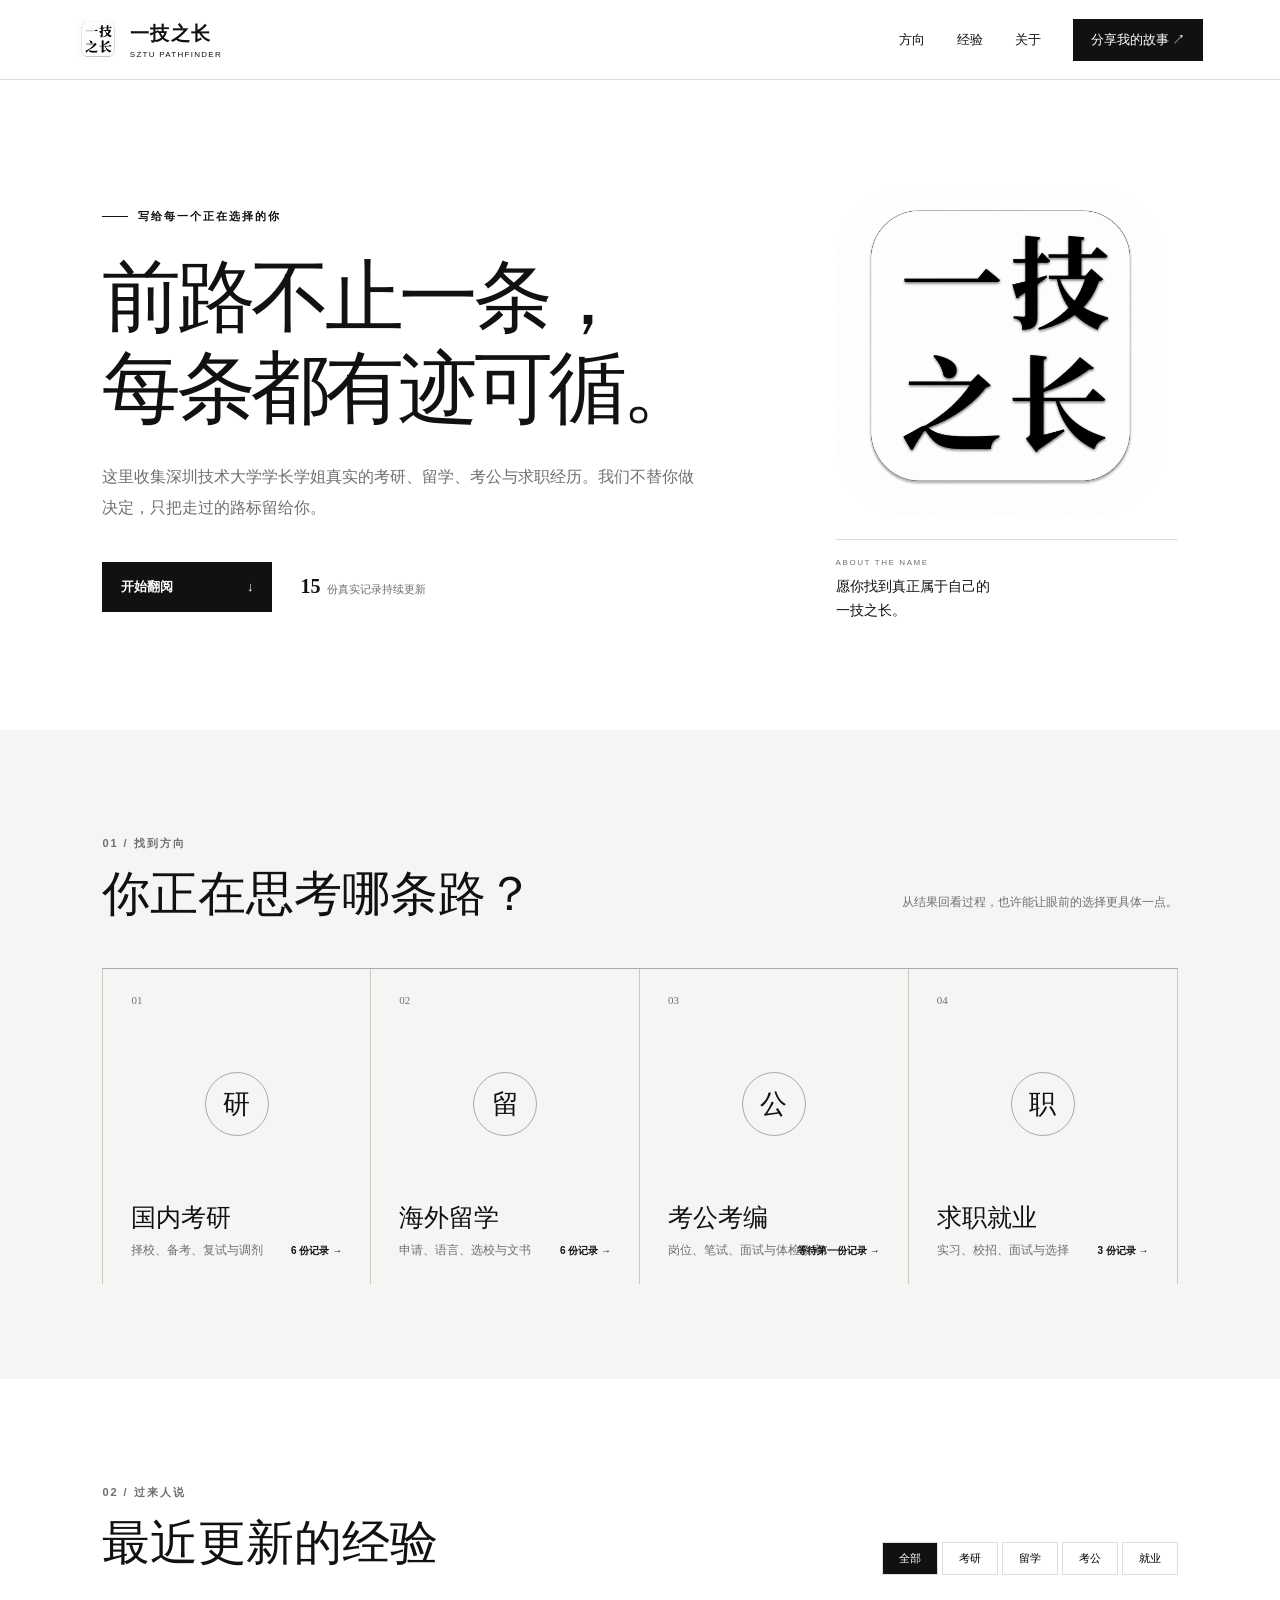
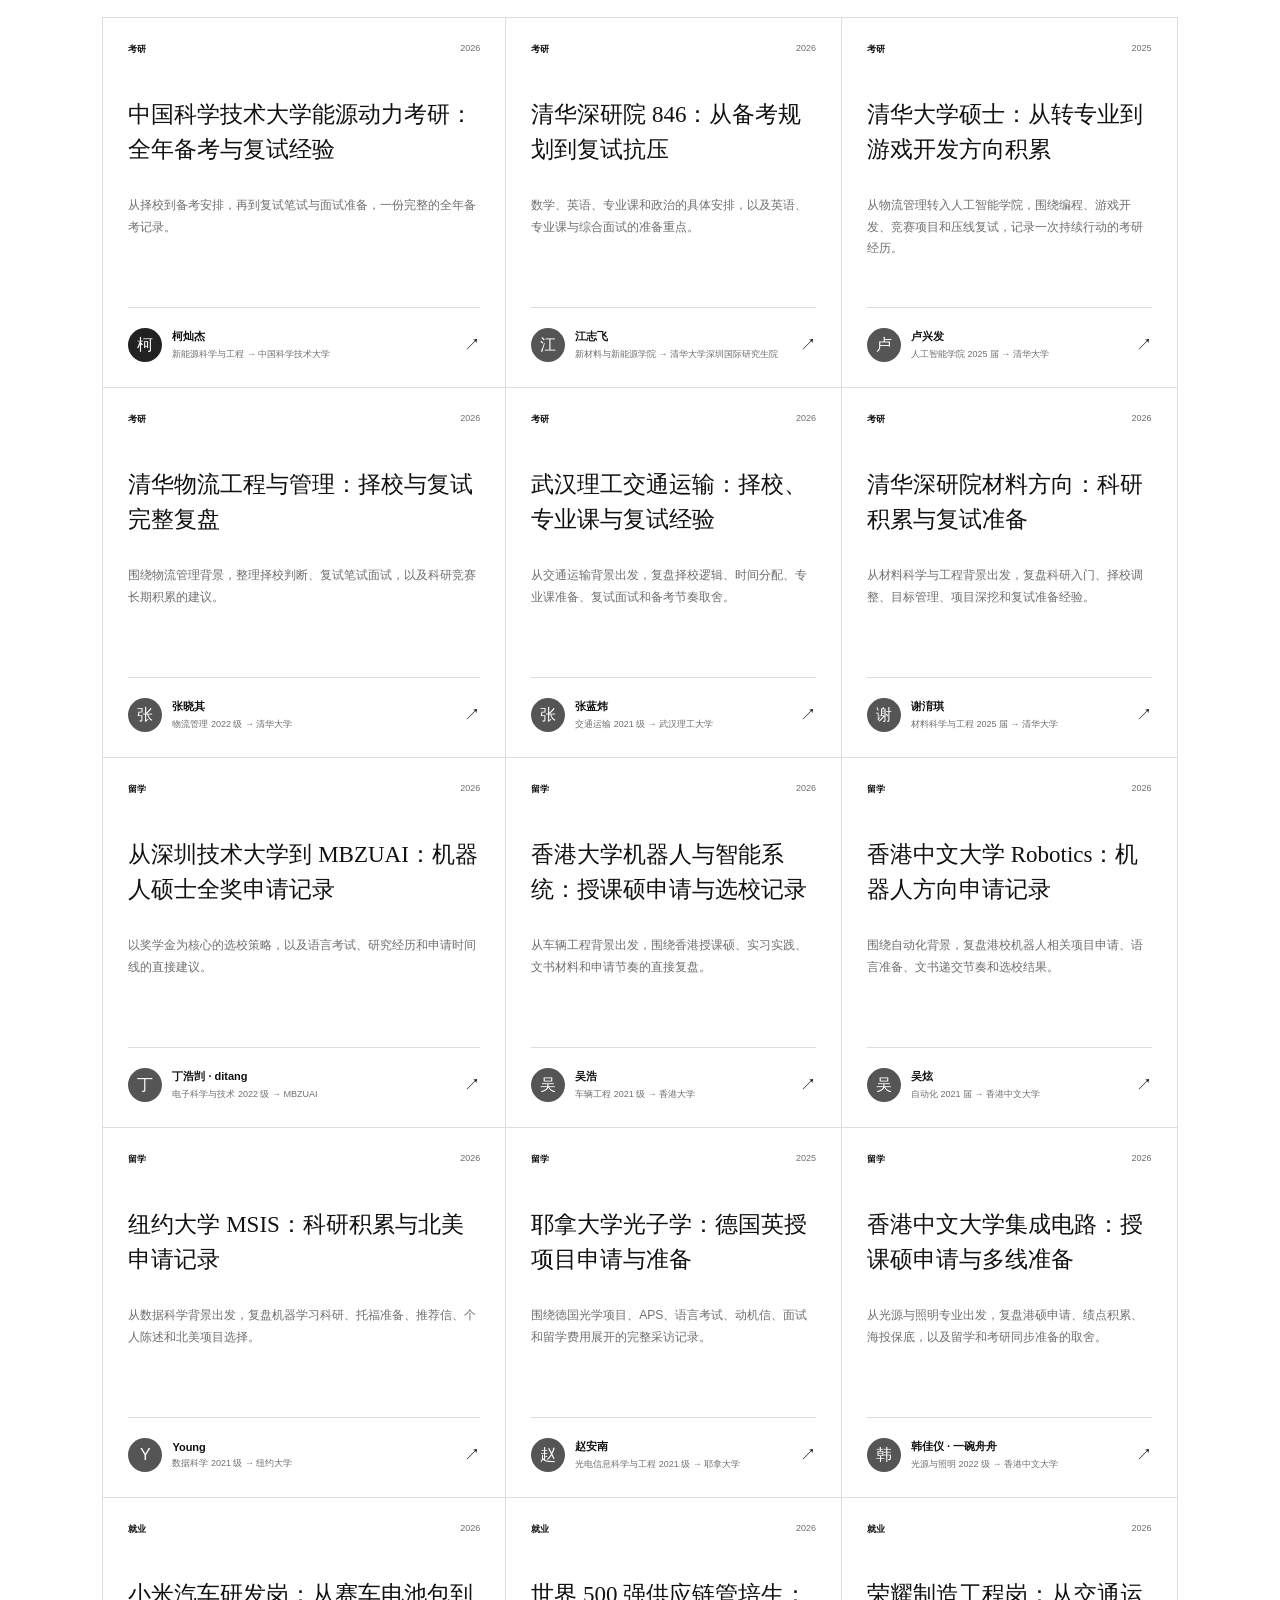
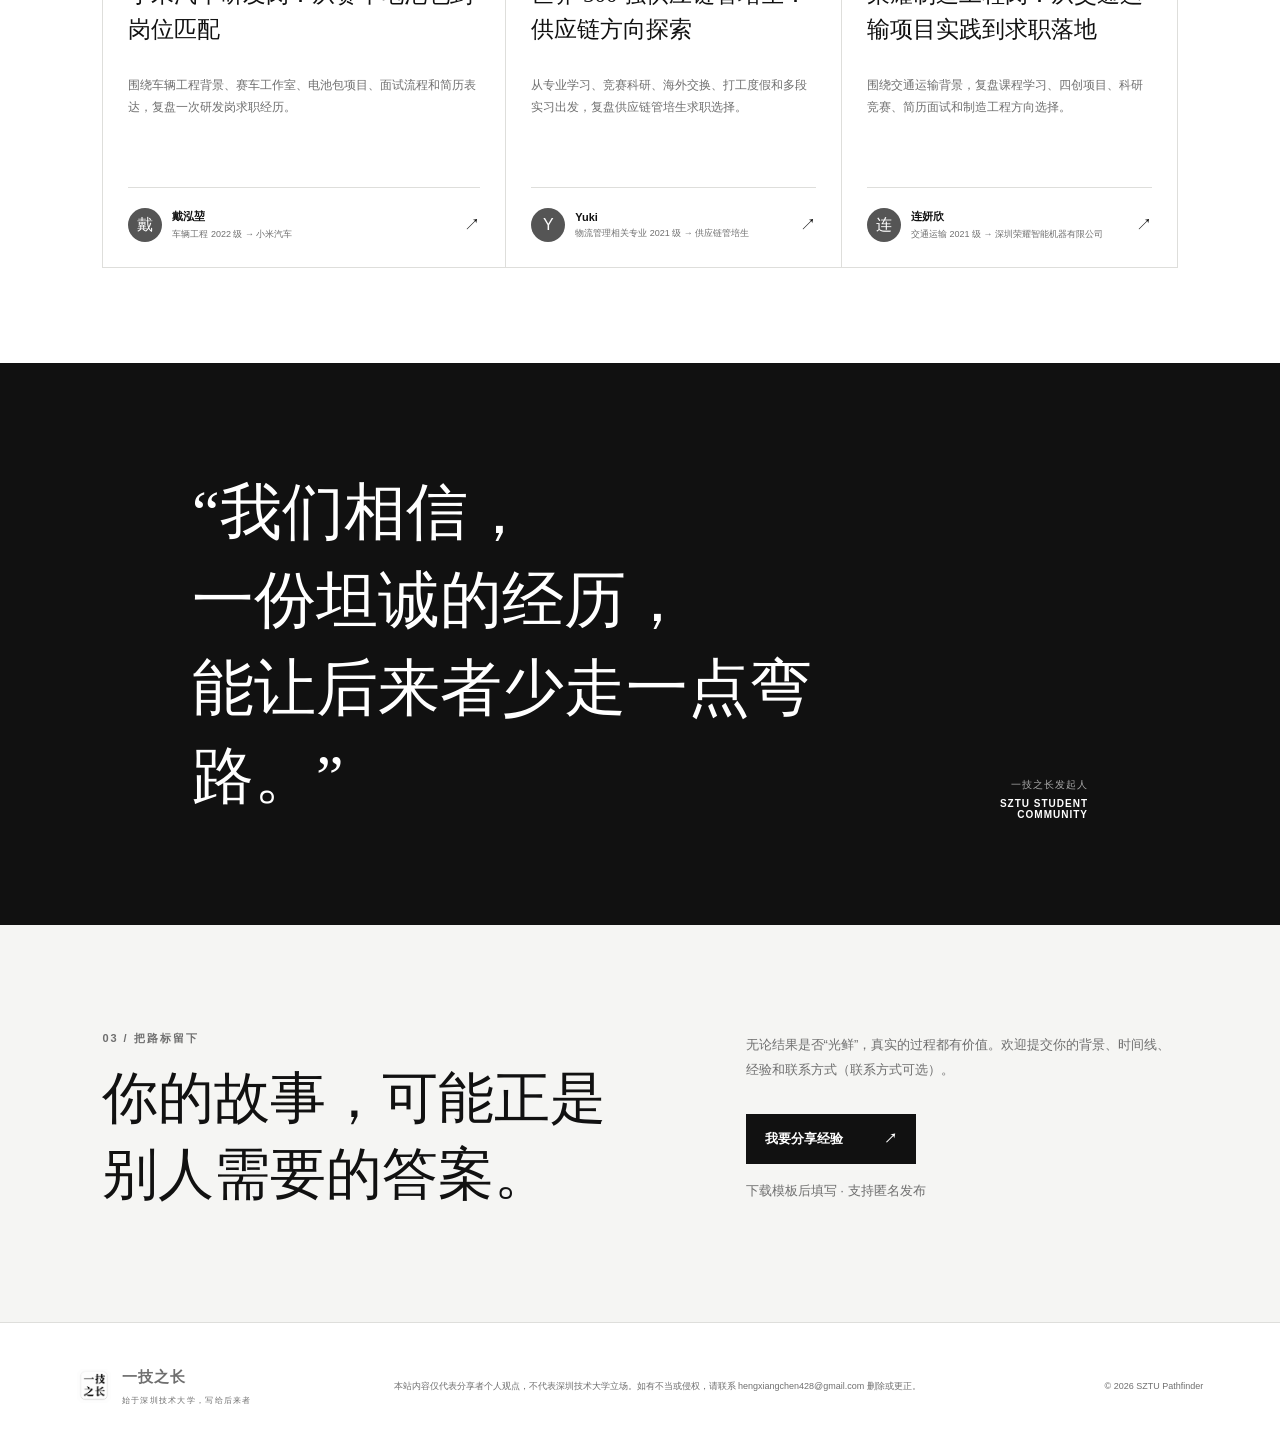
<file: index.html>
<!doctype html>
<html lang="zh-CN">
<head>
  <meta charset="UTF-8">
  <meta name="viewport" content="width=device-width, initial-scale=1.0">
  <meta name="description" content="深圳技术大学一技之长：由学长学姐共同维护的升学与职业经验档案馆。">
  <title>一技之长 · SZTU 生涯经验档案馆</title>
  <link rel="stylesheet" href="styles.css">
</head>
<body>
  <header class="site-header">
    <a class="brand" href="#top" aria-label="返回首页">
      <img class="brand-mark" src="一技之长.png" alt="">
      <span><b>一技之长</b><small>SZTU PATHFINDER</small></span>
    </a>
    <button class="menu-button" aria-expanded="false" aria-controls="main-nav">菜单</button>
    <nav id="main-nav" aria-label="主导航">
      <a href="#paths">方向</a>
      <a href="#stories">经验</a>
      <a href="#about">关于</a>
      <a class="nav-cta" href="contribute.html">分享我的故事 ↗</a>
    </nav>
  </header>

  <main id="top">
    <section class="hero">
      <div class="hero-copy">
        <p class="eyebrow"><span></span> 写给每一个正在选择的你</p>
        <h1>前路不止一条，<br><em>每条都有迹可循。</em></h1>
        <p class="lead">这里收集深圳技术大学学长学姐真实的考研、留学、考公与求职经历。我们不替你做决定，只把走过的路标留给你。</p>
        <div class="hero-actions">
          <a class="primary-button" href="#stories">开始翻阅 <span>↓</span></a>
          <span class="record-count"><b>15</b> 份真实记录持续更新</span>
        </div>
      </div>
      <div class="hero-visual">
        <img src="一技之长.png" alt="一技之长标志">
        <p><span>ABOUT THE NAME</span>愿你找到真正属于自己的<br>一技之长。</p>
      </div>
    </section>

    <section class="paths" id="paths">
      <div class="section-heading">
        <div><p class="section-index">01 / 找到方向</p><h2>你正在思考哪条路？</h2></div>
        <p>从结果回看过程，也许能让眼前的选择更具体一点。</p>
      </div>
      <div class="path-grid">
        <a class="path-card" href="#stories" data-filter-link="考研"><span class="path-number">01</span><span class="path-icon">研</span><h3>国内考研</h3><p>择校、备考、复试与调剂</p><b>6 份记录 →</b></a>
        <a class="path-card" href="#stories" data-filter-link="留学"><span class="path-number">02</span><span class="path-icon">留</span><h3>海外留学</h3><p>申请、语言、选校与文书</p><b>6 份记录 →</b></a>
        <a class="path-card" href="#stories" data-filter-link="考公"><span class="path-number">03</span><span class="path-icon">公</span><h3>考公考编</h3><p>岗位、笔试、面试与体检政审</p><b>等待第一份记录 →</b></a>
        <a class="path-card" href="#stories" data-filter-link="就业"><span class="path-number">04</span><span class="path-icon">职</span><h3>求职就业</h3><p>实习、校招、面试与选择</p><b>3 份记录 →</b></a>
      </div>
    </section>

    <section class="stories" id="stories">
      <div class="section-heading story-heading">
        <div><p class="section-index">02 / 过来人说</p><h2>最近更新的经验</h2></div>
        <div class="filters" role="group" aria-label="筛选经验方向">
          <button class="active" data-filter="全部">全部</button><button data-filter="考研">考研</button><button data-filter="留学">留学</button><button data-filter="考公">考公</button><button data-filter="就业">就业</button>
        </div>
      </div>
      <div class="story-grid">
        <a class="story-card featured" data-category="考研" href="story.html?case=ke">
          <div class="card-top"><span class="tag">考研</span><time>2026</time></div>
          <h3>中国科学技术大学能源动力考研：全年备考与复试经验</h3>
          <p>从择校到备考安排，再到复试笔试与面试准备，一份完整的全年备考记录。</p>
          <div class="profile"><span class="avatar">柯</span><span><b>柯灿杰</b><small>新能源科学与工程 → 中国科学技术大学</small></span><span class="arrow">↗</span></div>
        </a>
        <a class="story-card" data-category="考研" href="story.html?case=jiang">
          <div class="card-top"><span class="tag">考研</span><time>2026</time></div>
          <h3>清华深研院 846：从备考规划到复试抗压</h3>
          <p>数学、英语、专业课和政治的具体安排，以及英语、专业课与综合面试的准备重点。</p>
          <div class="profile"><span class="avatar blue-avatar">江</span><span><b>江志飞</b><small>新材料与新能源学院 → 清华大学深圳国际研究生院</small></span><span class="arrow">↗</span></div>
        </a>
        <a class="story-card" data-category="考研" href="story.html?case=lu">
          <div class="card-top"><span class="tag">考研</span><time>2025</time></div>
          <h3>清华大学硕士：从转专业到游戏开发方向积累</h3>
          <p>从物流管理转入人工智能学院，围绕编程、游戏开发、竞赛项目和压线复试，记录一次持续行动的考研经历。</p>
          <div class="profile"><span class="avatar blue-avatar">卢</span><span><b>卢兴发</b><small>人工智能学院 2025 届 → 清华大学</small></span><span class="arrow">↗</span></div>
        </a>
        <a class="story-card" data-category="考研" href="story.html?case=zhang">
          <div class="card-top"><span class="tag">考研</span><time>2026</time></div>
          <h3>清华物流工程与管理：择校与复试完整复盘</h3>
          <p>围绕物流管理背景，整理择校判断、复试笔试面试，以及科研竞赛长期积累的建议。</p>
          <div class="profile"><span class="avatar blue-avatar">张</span><span><b>张晓其</b><small>物流管理 2022 级 → 清华大学</small></span><span class="arrow">↗</span></div>
        </a>
        <a class="story-card" data-category="考研" href="story.html?case=zhanglanwei">
          <div class="card-top"><span class="tag">考研</span><time>2026</time></div>
          <h3>武汉理工交通运输：择校、专业课与复试经验</h3>
          <p>从交通运输背景出发，复盘择校逻辑、时间分配、专业课准备、复试面试和备考节奏取舍。</p>
          <div class="profile"><span class="avatar blue-avatar">张</span><span><b>张蓝炜</b><small>交通运输 2021 级 → 武汉理工大学</small></span><span class="arrow">↗</span></div>
        </a>
        <a class="story-card" data-category="考研" href="story.html?case=xie">
          <div class="card-top"><span class="tag">考研</span><time>2026</time></div>
          <h3>清华深研院材料方向：科研积累与复试准备</h3>
          <p>从材料科学与工程背景出发，复盘科研入门、择校调整、目标管理、项目深挖和复试准备经验。</p>
          <div class="profile"><span class="avatar blue-avatar">谢</span><span><b>谢淯琪</b><small>材料科学与工程 2025 届 → 清华大学</small></span><span class="arrow">↗</span></div>
        </a>
        <a class="story-card" data-category="留学" href="story.html?case=ding">
          <div class="card-top"><span class="tag">留学</span><time>2026</time></div>
          <h3>从深圳技术大学到 MBZUAI：机器人硕士全奖申请记录</h3>
          <p>以奖学金为核心的选校策略，以及语言考试、研究经历和申请时间线的直接建议。</p>
          <div class="profile"><span class="avatar green-avatar">丁</span><span><b>丁浩剀 · ditang</b><small>电子科学与技术 2022 级 → MBZUAI</small></span><span class="arrow">↗</span></div>
        </a>
        <a class="story-card" data-category="留学" href="story.html?case=wu">
          <div class="card-top"><span class="tag">留学</span><time>2026</time></div>
          <h3>香港大学机器人与智能系统：授课硕申请与选校记录</h3>
          <p>从车辆工程背景出发，围绕香港授课硕、实习实践、文书材料和申请节奏的直接复盘。</p>
          <div class="profile"><span class="avatar green-avatar">吴</span><span><b>吴浩</b><small>车辆工程 2021 级 → 香港大学</small></span><span class="arrow">↗</span></div>
        </a>
        <a class="story-card" data-category="留学" href="story.html?case=wuxuan">
          <div class="card-top"><span class="tag">留学</span><time>2026</time></div>
          <h3>香港中文大学 Robotics：机器人方向申请记录</h3>
          <p>围绕自动化背景，复盘港校机器人相关项目申请、语言准备、文书递交节奏和选校结果。</p>
          <div class="profile"><span class="avatar green-avatar">吴</span><span><b>吴炫</b><small>自动化 2021 届 → 香港中文大学</small></span><span class="arrow">↗</span></div>
        </a>
        <a class="story-card" data-category="留学" href="story.html?case=young">
          <div class="card-top"><span class="tag">留学</span><time>2026</time></div>
          <h3>纽约大学 MSIS：科研积累与北美申请记录</h3>
          <p>从数据科学背景出发，复盘机器学习科研、托福准备、推荐信、个人陈述和北美项目选择。</p>
          <div class="profile"><span class="avatar green-avatar">Y</span><span><b>Young</b><small>数据科学 2021 级 → 纽约大学</small></span><span class="arrow">↗</span></div>
        </a>
        <a class="story-card" data-category="留学" href="story.html?case=zhao">
          <div class="card-top"><span class="tag">留学</span><time>2025</time></div>
          <h3>耶拿大学光子学：德国英授项目申请与准备</h3>
          <p>围绕德国光学项目、APS、语言考试、动机信、面试和留学费用展开的完整采访记录。</p>
          <div class="profile"><span class="avatar green-avatar">赵</span><span><b>赵安南</b><small>光电信息科学与工程 2021 级 → 耶拿大学</small></span><span class="arrow">↗</span></div>
        </a>
        <a class="story-card" data-category="留学" href="story.html?case=han">
          <div class="card-top"><span class="tag">留学</span><time>2026</time></div>
          <h3>香港中文大学集成电路：授课硕申请与多线准备</h3>
          <p>从光源与照明专业出发，复盘港硕申请、绩点积累、海投保底，以及留学和考研同步准备的取舍。</p>
          <div class="profile"><span class="avatar green-avatar">韩</span><span><b>韩佳仪 · 一碗舟舟</b><small>光源与照明 2022 级 → 香港中文大学</small></span><span class="arrow">↗</span></div>
        </a>
        <a class="story-card" data-category="就业" href="story.html?case=dai">
          <div class="card-top"><span class="tag">就业</span><time>2026</time></div>
          <h3>小米汽车研发岗：从赛车电池包到岗位匹配</h3>
          <p>围绕车辆工程背景、赛车工作室、电池包项目、面试流程和简历表达，复盘一次研发岗求职经历。</p>
          <div class="profile"><span class="avatar blue-avatar">戴</span><span><b>戴泓堃</b><small>车辆工程 2022 级 → 小米汽车</small></span><span class="arrow">↗</span></div>
        </a>
        <a class="story-card" data-category="就业" href="story.html?case=yuki">
          <div class="card-top"><span class="tag">就业</span><time>2026</time></div>
          <h3>世界 500 强供应链管培生：供应链方向探索</h3>
          <p>从专业学习、竞赛科研、海外交换、打工度假和多段实习出发，复盘供应链管培生求职选择。</p>
          <div class="profile"><span class="avatar blue-avatar">Y</span><span><b>Yuki</b><small>物流管理相关专业 2021 级 → 供应链管培生</small></span><span class="arrow">↗</span></div>
        </a>
        <a class="story-card" data-category="就业" href="story.html?case=lian">
          <div class="card-top"><span class="tag">就业</span><time>2026</time></div>
          <h3>荣耀制造工程岗：从交通运输项目实践到求职落地</h3>
          <p>围绕交通运输背景，复盘课程学习、四创项目、科研竞赛、简历面试和制造工程方向选择。</p>
          <div class="profile"><span class="avatar blue-avatar">连</span><span><b>连妍欣</b><small>交通运输 2021 级 → 深圳荣耀智能机器有限公司</small></span><span class="arrow">↗</span></div>
        </a>
      </div>
      <p class="empty-state" hidden>这个方向的经验正在整理中。</p>
    </section>

    <section class="manifesto" id="about">
      <p>“我们相信，<br>一份坦诚的经历，<br>能让后来者少走一点弯路。”</p>
      <div><span>一技之长发起人</span><b>SZTU STUDENT COMMUNITY</b></div>
    </section>

    <section class="contribute" id="contribute">
      <div><p class="section-index">03 / 把路标留下</p><h2>你的故事，可能正是<br>别人需要的答案。</h2></div>
      <div class="contribute-copy"><p>无论结果是否“光鲜”，真实的过程都有价值。欢迎提交你的背景、时间线、经验和联系方式（联系方式可选）。</p><a class="primary-button light" href="contribute.html">我要分享经验 <span>↗</span></a><small>下载模板后填写 · 支持匿名发布</small></div>
    </section>
  </main>

  <footer><div class="footer-brand"><img class="brand-mark" src="一技之长.png" alt=""><span><b>一技之长</b><small>始于深圳技术大学，写给后来者</small></span></div><p>本站内容仅代表分享者个人观点，不代表深圳技术大学立场。如有不当或侵权，请联系 hengxiangchen428@gmail.com 删除或更正。</p><p>© 2026 SZTU Pathfinder</p></footer>
  <script src="script.js"></script>
</body>
</html>
</file>
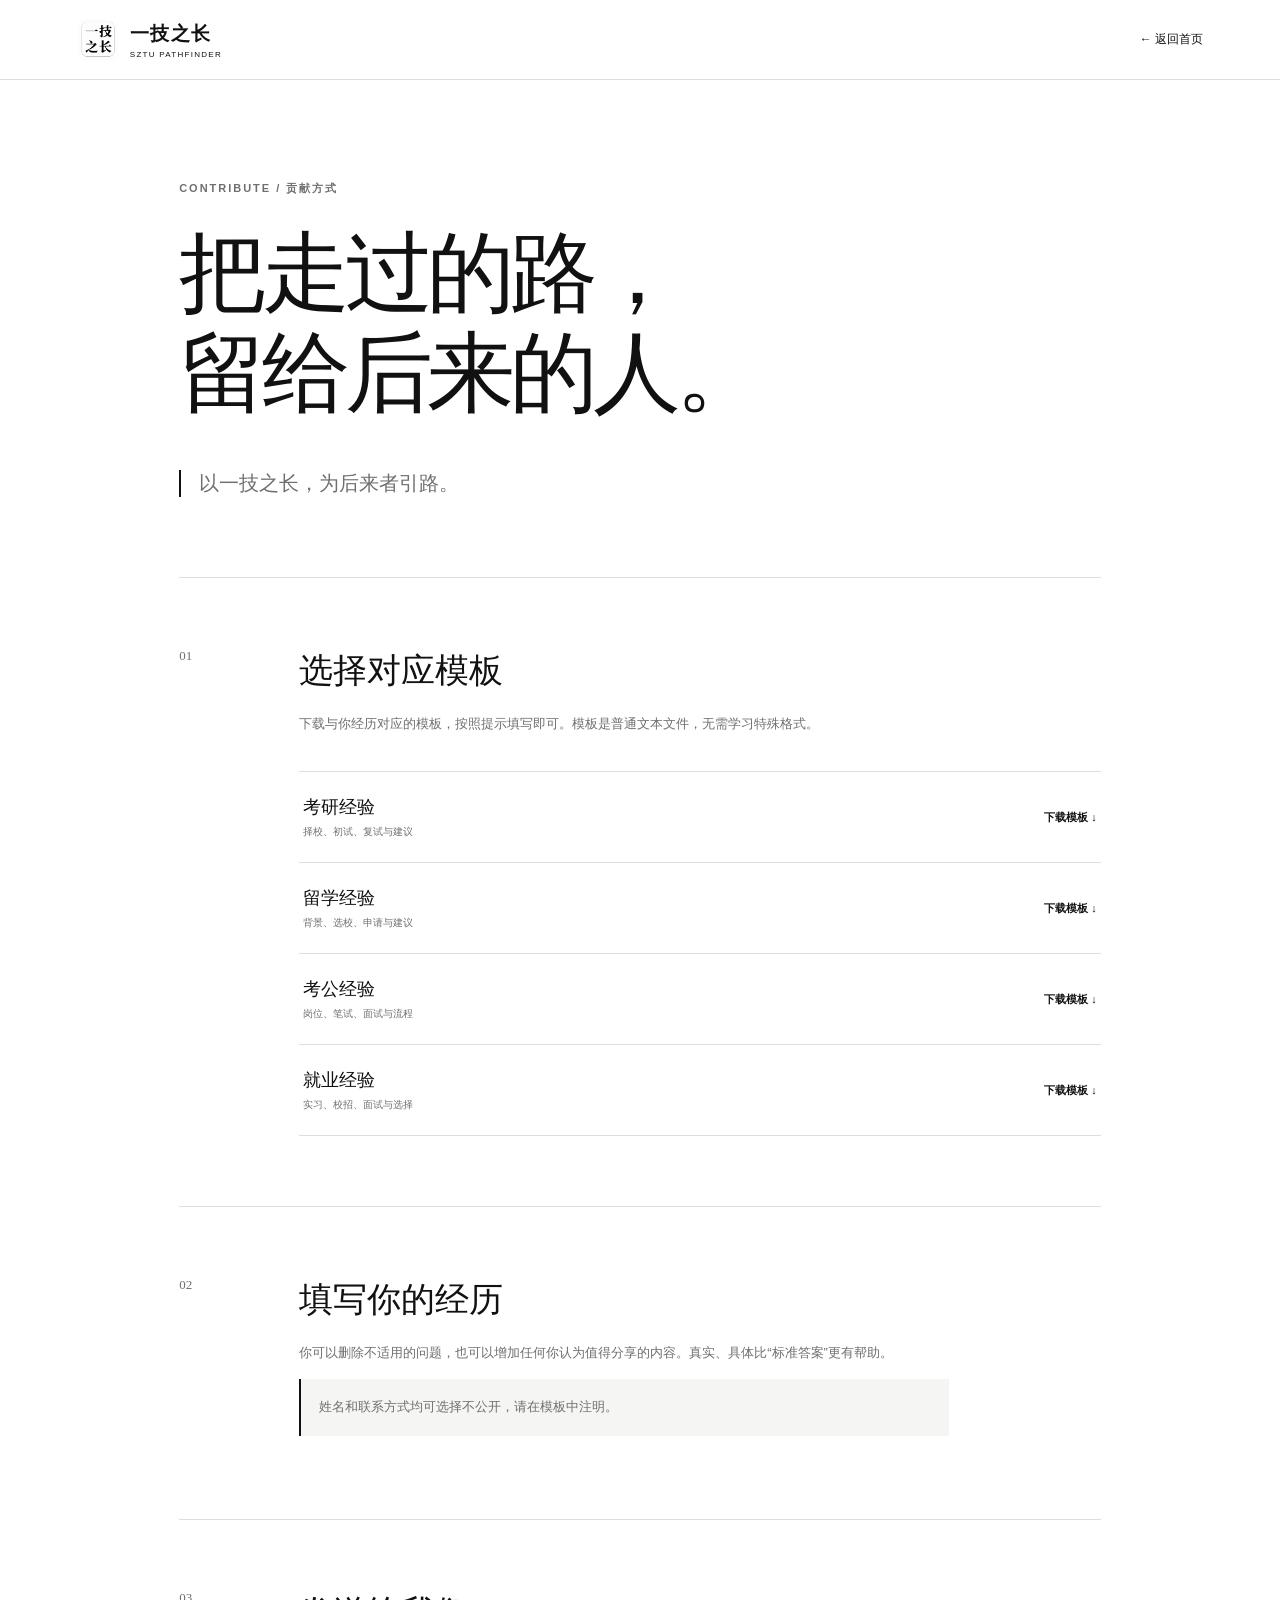
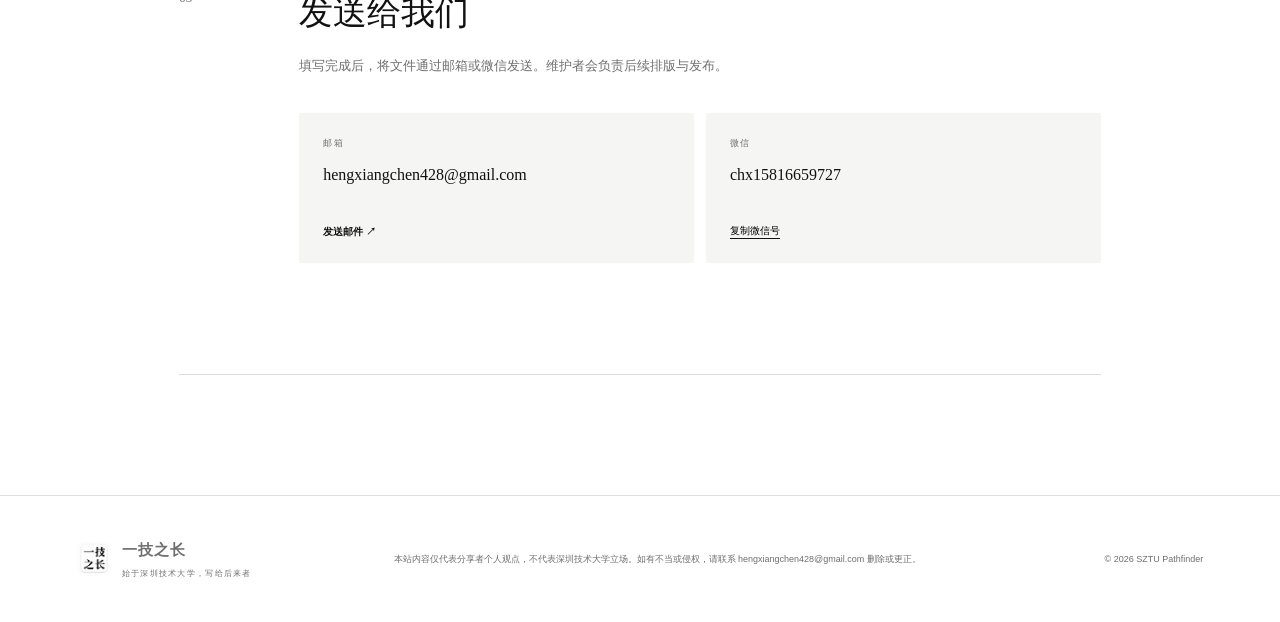
<file: contribute.html>
<!doctype html>
<html lang="zh-CN">
<head>
  <meta charset="UTF-8">
  <meta name="viewport" content="width=device-width, initial-scale=1.0">
  <meta name="description" content="向一技之长投稿你的升学或就业经验。">
  <title>分享经验 · 一技之长</title>
  <link rel="stylesheet" href="styles.css">
</head>
<body>
  <header class="site-header">
    <a class="brand" href="index.html" aria-label="返回首页">
      <img class="brand-mark" src="一技之长.png" alt="">
      <span><b>一技之长</b><small>SZTU PATHFINDER</small></span>
    </a>
    <a class="back-link" href="index.html">← 返回首页</a>
  </header>

  <main class="submit-page">
    <section class="submit-intro">
      <p class="section-index">CONTRIBUTE / 贡献方式</p>
      <h1>把走过的路，<br>留给后来的人。</h1>
      <blockquote>以一技之长，为后来者引路。</blockquote>
    </section>

    <section class="submit-content">
      <div class="submit-step">
        <span>01</span>
        <div>
          <h2>选择对应模板</h2>
          <p>下载与你经历对应的模板，按照提示填写即可。模板是普通文本文件，无需学习特殊格式。</p>
          <div class="template-list">
            <a href="templates/考研经验分享模板.txt" download><span><b>考研经验</b><small>择校、初试、复试与建议</small></span><strong>下载模板 ↓</strong></a>
            <a href="templates/留学经验分享模板.txt" download><span><b>留学经验</b><small>背景、选校、申请与建议</small></span><strong>下载模板 ↓</strong></a>
            <a href="templates/考公经验分享模板.txt" download><span><b>考公经验</b><small>岗位、笔试、面试与流程</small></span><strong>下载模板 ↓</strong></a>
            <a href="templates/就业经验分享模板.txt" download><span><b>就业经验</b><small>实习、校招、面试与选择</small></span><strong>下载模板 ↓</strong></a>
          </div>
        </div>
      </div>

      <div class="submit-step">
        <span>02</span>
        <div>
          <h2>填写你的经历</h2>
          <p>你可以删除不适用的问题，也可以增加任何你认为值得分享的内容。真实、具体比“标准答案”更有帮助。</p>
          <p class="privacy-note">姓名和联系方式均可选择不公开，请在模板中注明。</p>
        </div>
      </div>

      <div class="submit-step contact-step">
        <span>03</span>
        <div>
          <h2>发送给我们</h2>
          <p>填写完成后，将文件通过邮箱或微信发送。维护者会负责后续排版与发布。</p>
          <div class="contact-options">
            <a href="mailto:hengxiangchen428@gmail.com"><small>邮箱</small><b>hengxiangchen428@gmail.com</b><strong>发送邮件 ↗</strong></a>
            <div><small>微信</small><b>chx15816659727</b><button type="button" id="copy-wechat">复制微信号</button></div>
          </div>
          <p class="copy-status" id="copy-status" role="status" aria-live="polite"></p>
        </div>
      </div>
    </section>
  </main>
  <footer><div class="footer-brand"><img class="brand-mark" src="一技之长.png" alt=""><span><b>一技之长</b><small>始于深圳技术大学，写给后来者</small></span></div><p>本站内容仅代表分享者个人观点，不代表深圳技术大学立场。如有不当或侵权，请联系 hengxiangchen428@gmail.com 删除或更正。</p><p>© 2026 SZTU Pathfinder</p></footer>
  <script>
    const copyButton = document.querySelector('#copy-wechat');
    const copyStatus = document.querySelector('#copy-status');
    copyButton.addEventListener('click', async () => {
      try {
        await navigator.clipboard.writeText('chx15816659727');
        copyStatus.textContent = '微信号已复制。';
      } catch (error) {
        copyStatus.textContent = '请手动复制：chx15816659727';
      }
    });
  </script>
</body>
</html>
</file>
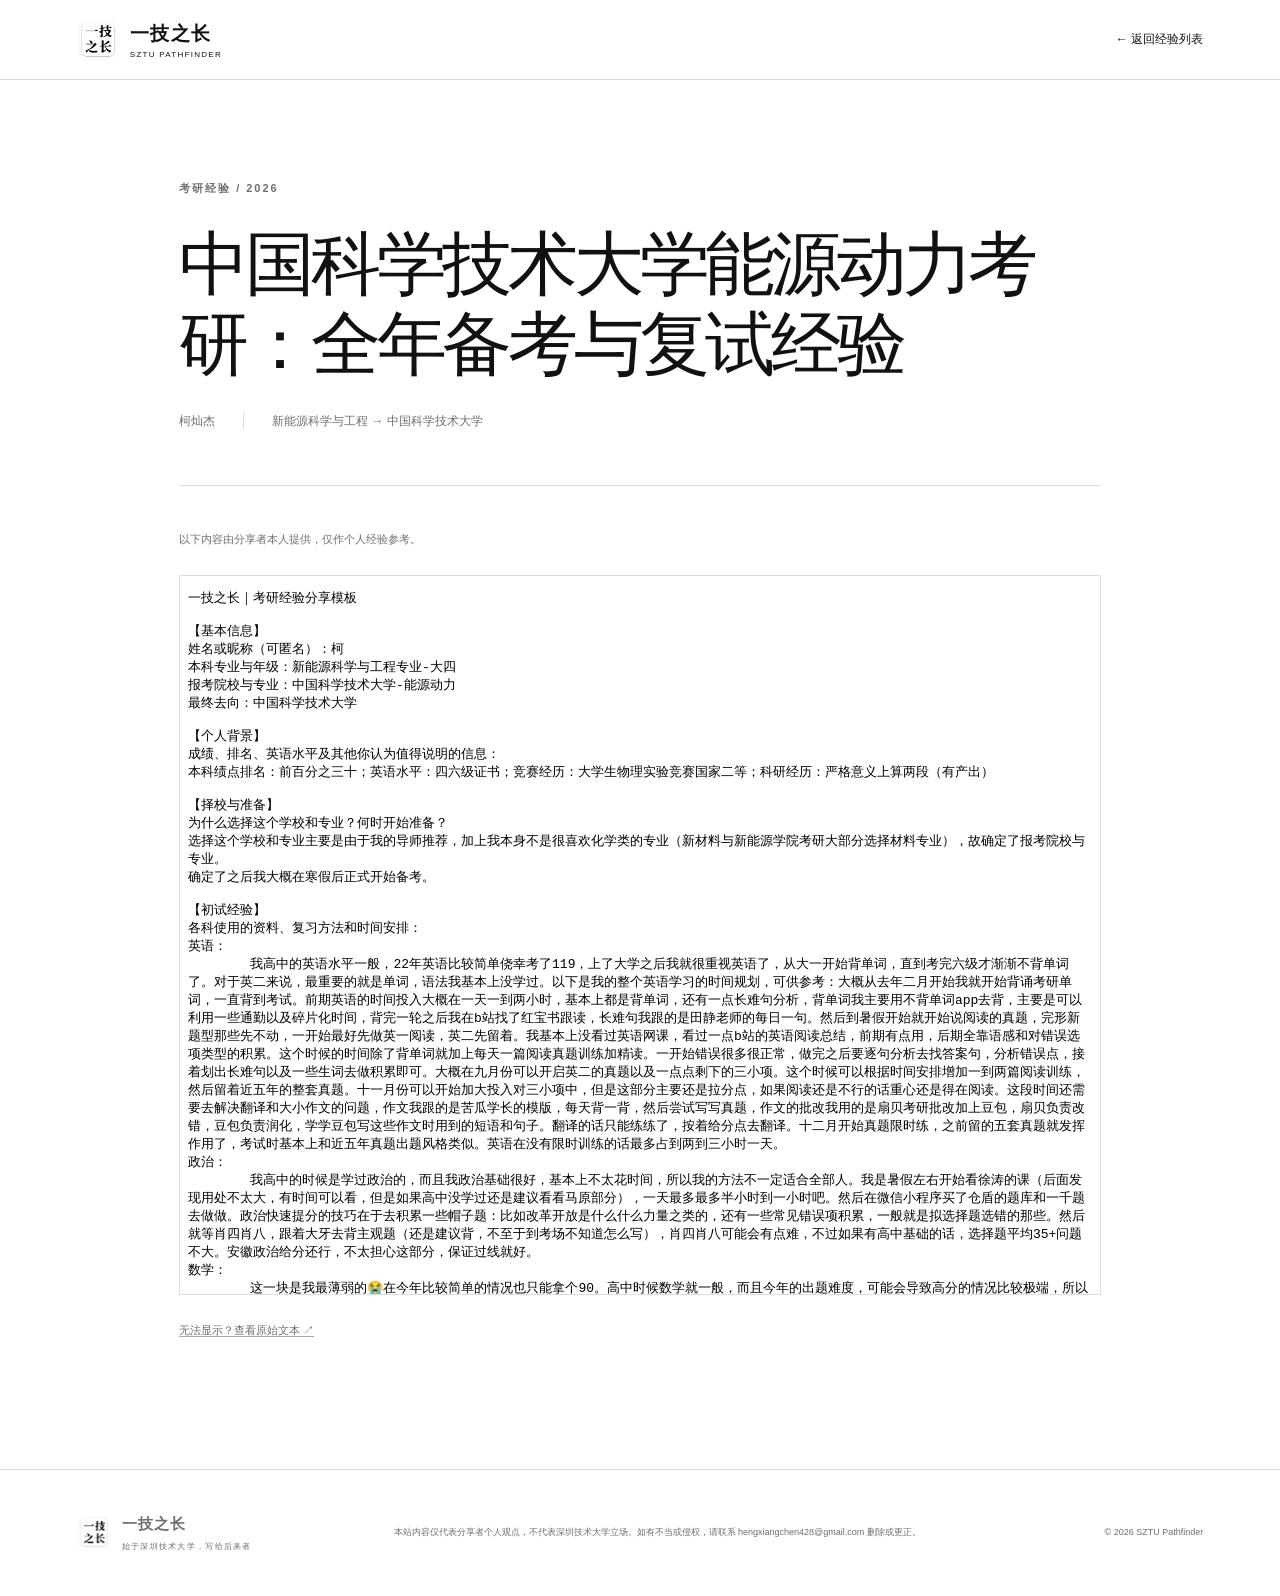
<file: story.html>
<!doctype html>
<html lang="zh-CN">
<head>
  <meta charset="UTF-8">
  <meta name="viewport" content="width=device-width, initial-scale=1.0">
  <meta name="description" content="一技之长真实经验分享。">
  <title>经验分享 · 一技之长</title>
  <link rel="stylesheet" href="styles.css">
</head>
<body>
  <header class="site-header">
    <a class="brand" href="index.html"><img class="brand-mark" src="一技之长.png" alt=""><span><b>一技之长</b><small>SZTU PATHFINDER</small></span></a>
    <a class="back-link" href="index.html#stories">← 返回经验列表</a>
  </header>
  <main class="article-page">
    <header class="article-header">
      <p class="section-index" id="story-category"></p>
      <h1 id="story-title">正在读取经验……</h1>
      <div class="article-meta"><span id="story-author"></span><span id="story-path"></span></div>
    </header>
    <section class="article-body">
      <p class="source-note">以下内容由分享者本人提供，仅作个人经验参考。</p>
      <iframe id="story-content" title="经验分享正文"></iframe>
      <p class="raw-link"><a id="raw-story" href="#">无法显示？查看原始文本 ↗</a></p>
    </section>
  </main>
  <footer><div class="footer-brand"><img class="brand-mark" src="一技之长.png" alt=""><span><b>一技之长</b><small>始于深圳技术大学，写给后来者</small></span></div><p>本站内容仅代表分享者个人观点，不代表深圳技术大学立场。如有不当或侵权，请联系 hengxiangchen428@gmail.com 删除或更正。</p><p>© 2026 SZTU Pathfinder</p></footer>
  <script>
    const stories = {
      ke: { category: '考研经验 / 2026', title: '中国科学技术大学能源动力考研：全年备考与复试经验', author: '柯灿杰', path: '新能源科学与工程 → 中国科学技术大学', file: 'assets/柯灿杰.txt' },
      jiang: { category: '考研经验 / 2026', title: '清华深研院 846：从初试规划到复试抗压', author: '江志飞', path: '新材料与新能源学院 → 清华大学深圳国际研究生院', file: 'assets/江志飞.txt' },
      lu: { category: '考研经验 / 2025', title: '清华大学硕士：从转专业到游戏开发方向积累', author: '卢兴发', path: '人工智能学院 2025 届 → 清华大学硕士研究生', file: 'assets/卢兴发.txt' },
      zhang: { category: '考研经验 / 2026', title: '清华物流工程与管理：择校与复试完整复盘', author: '张晓其', path: '物流管理 2022 级 → 清华大学物流工程与管理', file: 'assets/张晓其.txt' },
      zhanglanwei: { category: '考研经验 / 2026', title: '武汉理工交通运输：择校、专业课与复试经验', author: '张蓝炜', path: '交通运输 2021 级 → 武汉理工大学交通运输', file: 'assets/张蓝炜.txt' },
      xie: { category: '考研经验 / 2026', title: '清华深研院材料方向：科研积累与复试准备', author: '谢淯琪', path: '材料科学与工程 2025 届 → 清华大学深圳国际研究生院', file: 'assets/谢淯琪.txt' },
      ding: { category: '留学经验 / 2026', title: '从深圳技术大学到 MBZUAI：机器人硕士全奖申请记录', author: '丁浩剀 · ditang', path: '电子科学与技术 2022 级 → MBZUAI MS Robotics', file: 'assets/丁浩剀.txt' },
      wu: { category: '留学经验 / 2026', title: '香港大学机器人与智能系统：授课硕申请与选校记录', author: '吴浩', path: '车辆工程 2021 级 → 香港大学 机器人与智能系统', file: 'assets/吴浩.txt' },
      wuxuan: { category: '留学经验 / 2026', title: '香港中文大学 Robotics：机器人方向申请记录', author: '吴炫', path: '自动化 2021 届 → 香港中文大学 Robotics', file: 'assets/吴炫.txt' },
      young: { category: '留学经验 / 2026', title: '纽约大学 MSIS：科研积累与北美申请记录', author: 'Young', path: '数据科学 2021 级 → 纽约大学 Courant 信息系统硕士', file: 'assets/young.txt' },
      zhao: { category: '留学经验 / 2025', title: '耶拿大学光子学：德国英授项目申请与准备', author: '赵安南', path: '光电信息科学与工程 2021 级 → 耶拿大学 光子学', file: 'assets/赵安南.txt' },
      han: { category: '留学经验 / 2026', title: '香港中文大学集成电路：授课硕申请与多线准备', author: '韩佳仪 · 一碗舟舟', path: '光源与照明 2022 级 → CUHK MSc 集成电路', file: 'assets/韩佳仪.txt' },
      dai: { category: '就业经验 / 2026', title: '小米汽车研发岗：从赛车电池包到岗位匹配', author: '戴泓堃', path: '车辆工程 2022 级 → 小米汽车研发岗', file: 'assets/戴泓堃.txt' },
      yuki: { category: '就业经验 / 2026', title: '世界 500 强供应链管培生：供应链方向探索', author: 'Yuki', path: '物流管理相关专业 2021 级 → 供应链管培生', file: 'assets/yuki.txt' },
      lian: { category: '就业经验 / 2026', title: '荣耀制造工程岗：从交通运输项目实践到求职落地', author: '连妍欣', path: '交通运输 2021 级 → 深圳荣耀智能机器有限公司制造工程岗', file: 'assets/连妍欣.txt' }
    };
    const key = new URLSearchParams(location.search).get('case');
    const story = stories[key] || stories.ke;
    document.title = `${story.title} · 一技之长`;
    document.querySelector('#story-category').textContent = story.category;
    document.querySelector('#story-title').textContent = story.title;
    document.querySelector('#story-author').textContent = story.author;
    document.querySelector('#story-path').textContent = story.path;
    document.querySelector('#story-content').src = story.file;
    document.querySelector('#raw-story').href = story.file;
  </script>
</body>
</html>
</file>
<file: styles.css>
:root{--ink:#111;--muted:#6f6f6f;--paper:#fff;--soft:#f5f5f3;--line:#dededb}
*{box-sizing:border-box}html{scroll-behavior:smooth}body{margin:0;background:var(--paper);color:var(--ink);font-family:"Microsoft YaHei","PingFang SC",sans-serif}a{color:inherit;text-decoration:none}button{font:inherit}.site-header{height:80px;padding:0 clamp(22px,6vw,96px);display:flex;align-items:center;justify-content:space-between;border-bottom:1px solid var(--line);position:relative;z-index:10;background:#fff}.brand,.footer-brand{display:flex;align-items:center;gap:11px}.brand-mark{width:42px;height:42px;object-fit:cover;border-radius:9px}.brand b,.footer-brand b{display:block;font-family:serif;font-size:19px;letter-spacing:.08em}.brand small,.footer-brand small{display:block;font-size:8px;letter-spacing:.16em;margin-top:3px}.site-header nav{display:flex;align-items:center;gap:32px;font-size:13px}.site-header nav a{transition:opacity .2s}.site-header nav a:hover{opacity:.5}.nav-cta{color:#fff;background:#111;padding:12px 18px}.menu-button{display:none;background:none;border:0}.hero{min-height:650px;padding:80px clamp(22px,8vw,128px);display:grid;grid-template-columns:1.15fr .65fr;gap:10vw;align-items:center}.eyebrow,.section-index{font-size:11px;letter-spacing:.18em;font-weight:bold}.eyebrow{display:flex;align-items:center;gap:10px}.eyebrow span{width:26px;height:1px;background:#111}h1{font-family:"STSong","SimSun",serif;font-size:clamp(48px,6.2vw,86px);font-weight:500;line-height:1.14;letter-spacing:-.06em;margin:28px 0}h1 em{font-style:normal}.lead{max-width:600px;font-size:16px;line-height:1.95;color:var(--muted)}.hero-actions{display:flex;align-items:center;gap:28px;margin-top:38px}.primary-button{display:inline-flex;align-items:center;justify-content:space-between;gap:38px;min-width:170px;padding:16px 19px;background:#111;color:#fff;font-size:13px;font-weight:bold}.record-count{font-size:11px;color:var(--muted)}.record-count b{font-family:Georgia,serif;font-size:20px;color:#111;margin-right:4px}.hero-visual{align-self:stretch;display:flex;flex-direction:column;justify-content:center}.hero-visual img{width:min(100%,330px);aspect-ratio:1;object-fit:cover;border-radius:22%;filter:grayscale(1)}.hero-visual p{font:14px/1.7 serif;margin:22px 0 0;padding-top:18px;border-top:1px solid var(--line)}.hero-visual p span{display:block;font:8px sans-serif;letter-spacing:.2em;color:var(--muted);margin-bottom:8px}.paths,.stories{padding:95px clamp(22px,8vw,128px)}.paths{background:var(--soft)}.section-heading{display:flex;align-items:end;justify-content:space-between;margin-bottom:42px}.section-heading h2{font-family:"STSong","SimSun",serif;font-size:clamp(34px,4vw,48px);font-weight:500;margin:10px 0 0}.section-heading>p{max-width:310px;font-size:12px;line-height:1.8;color:var(--muted)}.section-index{color:var(--muted)}.path-grid{display:grid;grid-template-columns:repeat(3,1fr);border-top:1px solid #aaa}.path-card{min-height:315px;padding:25px 28px;position:relative;display:flex;flex-direction:column;border-right:1px solid #c9c9c6;transition:background .2s}.path-card:first-child{border-left:1px solid #c9c9c6}.path-card:hover{background:#fff}.path-number{font:11px Georgia,serif;color:var(--muted)}.path-icon{display:grid;place-items:center;width:64px;height:64px;border:1px solid #aaa;border-radius:50%;font:27px serif;margin:auto}.path-card h3{font:25px serif;margin:0 0 8px}.path-card p{font-size:12px;color:var(--muted);margin:0}.path-card b{position:absolute;right:28px;bottom:26px;font-size:10px}.stories{background:#fff}.filters{display:flex;gap:4px}.filters button{border:1px solid var(--line);background:transparent;padding:8px 16px;cursor:pointer;font-size:11px}.filters button.active{background:#111;color:#fff}.story-grid{display:grid;grid-template-columns:1.2fr 1fr 1fr;border-top:1px solid var(--line);border-left:1px solid var(--line)}.story-card{border-right:1px solid var(--line);border-bottom:1px solid var(--line);padding:25px;min-height:370px;display:flex;flex-direction:column;background:#fff;transition:background .2s}.story-card:hover{background:var(--soft)}.card-top{display:flex;justify-content:space-between;font-size:9px;color:var(--muted)}.tag{color:#111;font-weight:bold}.story-card h3{font:23px/1.5 serif;margin:42px 0 16px}.story-card p{font-size:12px;line-height:1.8;color:var(--muted)}.profile{display:flex;align-items:center;gap:10px;margin-top:auto;padding-top:20px;border-top:1px solid var(--line)}.avatar{width:34px;height:34px;border-radius:50%;display:grid;place-items:center;background:#222;color:#fff}.blue-avatar,.green-avatar{background:#555}.profile b,.profile small{display:block}.profile b{font-size:11px}.profile small{font-size:9px;color:var(--muted);margin-top:4px}.arrow{margin-left:auto}.more-button{display:block;margin:32px auto 0;padding:13px 22px;background:#fff;border:1px solid #111;cursor:pointer}.empty-state{text-align:center;padding:50px}.manifesto{padding:105px 15%;background:#111;color:#fff;display:flex;align-items:end;justify-content:space-between}.manifesto>p{font:clamp(35px,5vw,62px)/1.42 serif;margin:0}.manifesto div{text-align:right;font-size:10px;letter-spacing:.1em;color:#aaa}.manifesto div span,.manifesto div b{display:block}.manifesto div b{margin-top:6px;color:#fff}.contribute{padding:95px clamp(22px,8vw,128px);background:var(--soft);display:grid;grid-template-columns:1.1fr .9fr;gap:9vw}.contribute h2{font:clamp(36px,4.5vw,56px)/1.35 serif;margin:15px 0}.contribute-copy p{font-size:13px;line-height:1.9;color:var(--muted)}.primary-button.light{margin:18px 0}.contribute-copy small{display:block;color:var(--muted)}footer{padding:42px clamp(22px,6vw,96px);display:grid;grid-template-columns:1fr 1fr 1fr;align-items:center;border-top:1px solid var(--line);font-size:9px;color:var(--muted)}footer>p:last-child{text-align:right}.footer-brand .brand-mark{width:34px;height:34px;border-radius:7px}.footer-brand b{font-size:15px}.footer-brand small{font-size:8px}.story-card[hidden]{display:none}
@media(max-width:800px){.site-header{height:70px}.menu-button{display:block}.site-header nav{display:none;position:absolute;top:70px;left:0;right:0;padding:22px;background:#fff;border-bottom:1px solid var(--line);flex-direction:column;align-items:stretch}.site-header nav.open{display:flex}.hero{grid-template-columns:1fr;padding-top:55px;gap:55px}.hero-visual{align-items:flex-start}.hero-visual img{width:210px}.path-grid,.story-grid{grid-template-columns:1fr}.path-card{min-height:250px;border-left:1px solid #c9c9c6;border-bottom:1px solid #c9c9c6}.section-heading{align-items:start;flex-direction:column;gap:24px}.story-heading{margin-bottom:28px}.filters{flex-wrap:wrap}.manifesto{padding:75px 24px;display:block}.manifesto div{text-align:left;margin-top:42px}.contribute{grid-template-columns:1fr}.hero-actions{align-items:flex-start;flex-direction:column}.paths,.stories{padding-top:70px;padding-bottom:70px}footer{grid-template-columns:1fr;gap:24px}footer>p:last-child{text-align:left}}
@media(prefers-reduced-motion:reduce){html{scroll-behavior:auto}}
.back-link{font-size:12px}.submit-page{padding:90px clamp(22px,14vw,220px) 120px}.submit-intro{padding-bottom:80px;border-bottom:1px solid var(--line)}.submit-intro h1{font-size:clamp(48px,7vw,88px);margin-bottom:45px}.submit-intro blockquote{margin:0;padding-left:18px;border-left:2px solid #111;font:20px serif;color:var(--muted)}.submit-content{max-width:980px}.submit-step{display:grid;grid-template-columns:90px 1fr;gap:30px;padding:70px 0;border-bottom:1px solid var(--line)}.submit-step>span{font:13px Georgia,serif;color:var(--muted)}.submit-step h2{font:34px serif;margin:0 0 18px}.submit-step p{font-size:13px;line-height:1.9;color:var(--muted);max-width:650px}.template-list{margin-top:35px;border-top:1px solid var(--line)}.template-list a{display:flex;align-items:center;justify-content:space-between;padding:23px 4px;border-bottom:1px solid var(--line);transition:padding .2s,background .2s}.template-list a:hover{padding-left:16px;padding-right:16px;background:var(--soft)}.template-list b,.template-list small{display:block}.template-list b{font:18px serif}.template-list small{font-size:10px;color:var(--muted);margin-top:6px}.template-list strong{font-size:11px}.privacy-note{padding:16px 18px;border-left:2px solid #111;background:var(--soft)}.contact-options{display:grid;grid-template-columns:1fr 1fr;gap:12px;margin-top:35px}.contact-options>a,.contact-options>div{min-height:150px;padding:24px;background:var(--soft);display:flex;flex-direction:column;align-items:flex-start}.contact-options small{font-size:9px;letter-spacing:.15em;color:var(--muted)}.contact-options b{font:16px serif;margin:16px 0 auto;word-break:break-all}.contact-options strong,.contact-options button{font-size:10px}.contact-options button{padding:0;border:0;border-bottom:1px solid #111;background:none;cursor:pointer}.copy-status{min-height:20px;margin-top:10px!important;font-size:11px!important}
@media(max-width:800px){.submit-page{padding-top:60px;padding-bottom:80px}.submit-intro{padding-bottom:55px}.submit-step{grid-template-columns:1fr;gap:18px;padding:50px 0}.submit-step h2{font-size:29px}.contact-options{grid-template-columns:1fr}.template-list a{gap:20px}.template-list strong{white-space:nowrap}}
.article-page{padding:90px clamp(22px,14vw,220px) 120px}.article-header{max-width:980px;padding-bottom:55px;border-bottom:1px solid var(--line)}.article-header h1{font-size:clamp(40px,5.5vw,72px);max-width:1000px}.article-meta{display:flex;gap:28px;font-size:12px;color:var(--muted)}.article-meta span+span{padding-left:28px;border-left:1px solid var(--line)}.article-body{max-width:980px;padding-top:35px}.source-note,.raw-link{font-size:11px;color:var(--muted)}#story-content{display:block;width:100%;height:75vh;min-height:720px;margin:28px 0;border:1px solid var(--line);background:#fff}.raw-link a{border-bottom:1px solid #aaa}
@media(max-width:800px){.article-page{padding-top:55px;padding-bottom:80px}.article-meta{flex-direction:column;gap:8px}.article-meta span+span{padding:0;border:0}#story-content{min-height:620px;height:70vh}}
footer{grid-template-columns:.8fr 1.6fr .6fr;gap:35px;line-height:1.7}
@media(max-width:800px){footer{grid-template-columns:1fr;gap:24px}}
.path-grid{grid-template-columns:repeat(4,1fr)}
@media(max-width:1100px) and (min-width:801px){.path-grid{grid-template-columns:repeat(2,1fr)}.path-card{border-bottom:1px solid #c9c9c6}.path-card:nth-child(odd){border-left:1px solid #c9c9c6}}
@media(max-width:800px){.path-grid{grid-template-columns:1fr}}
</file>
